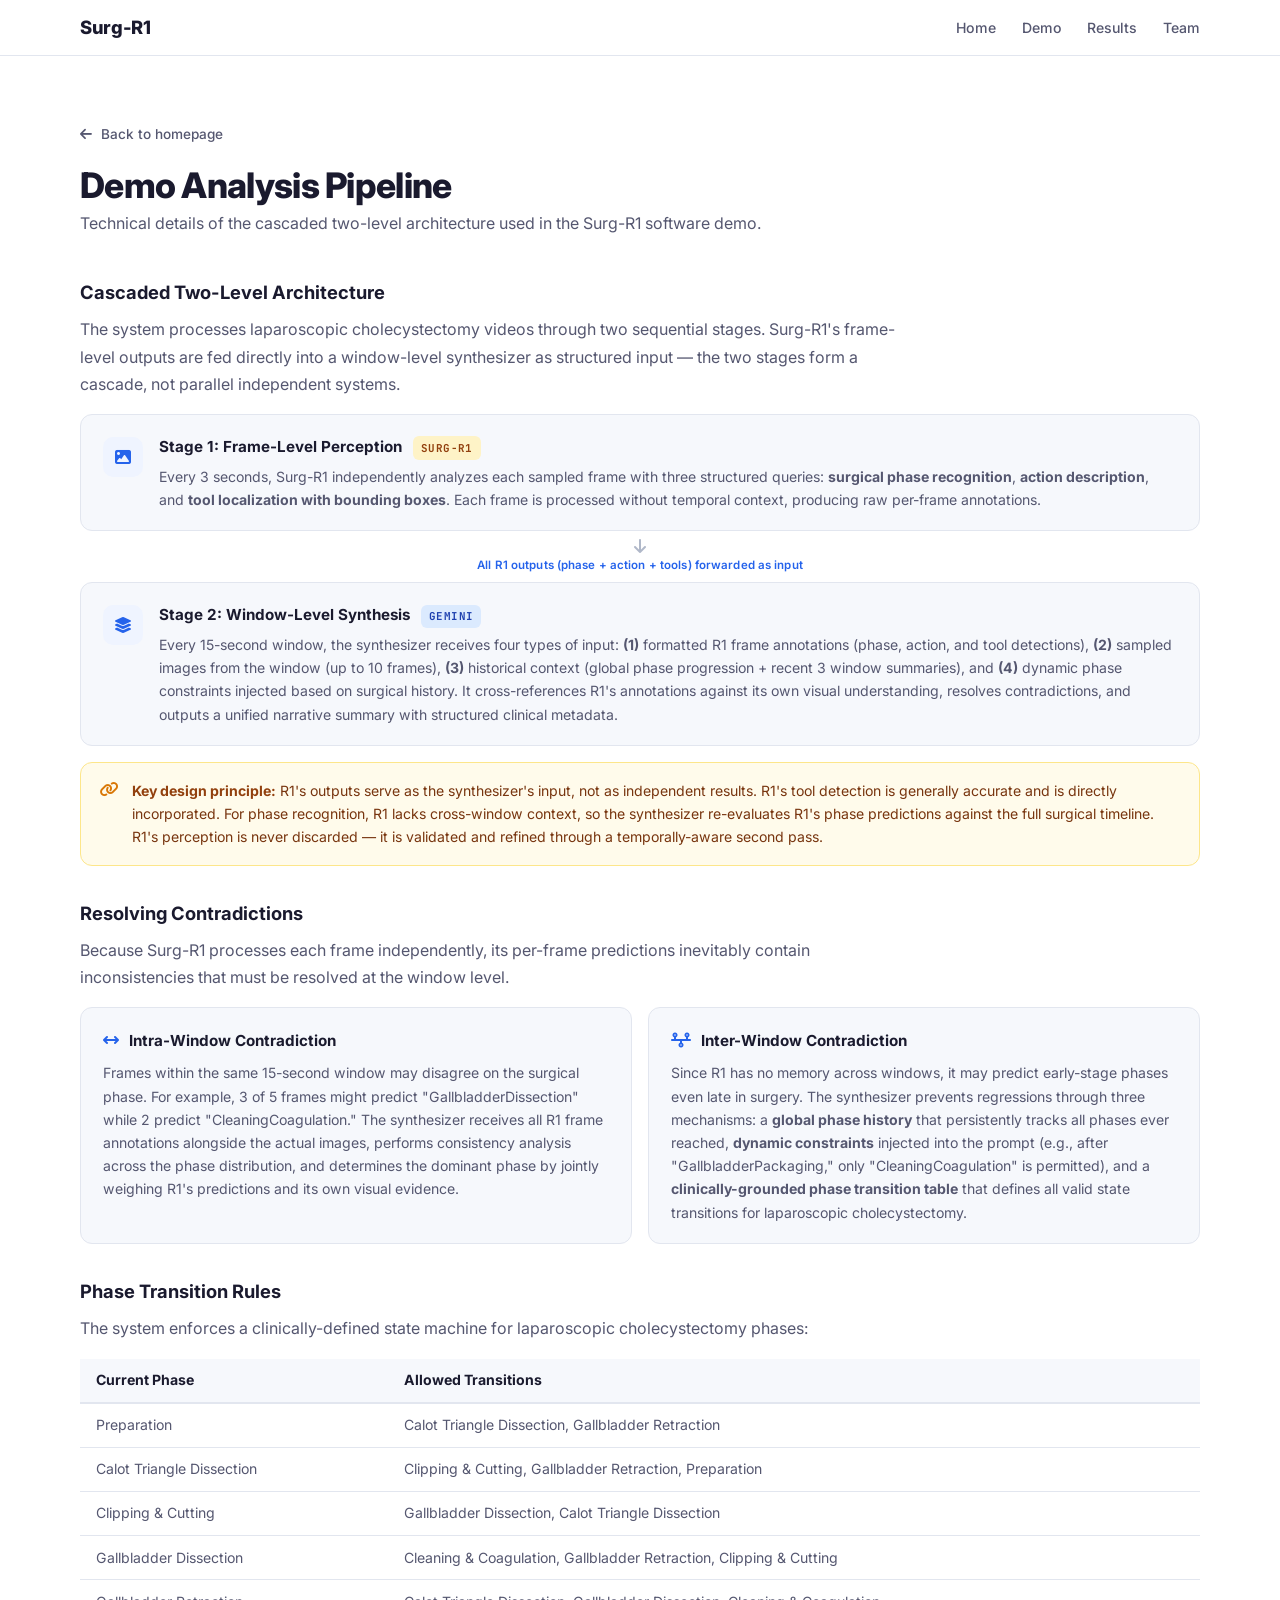
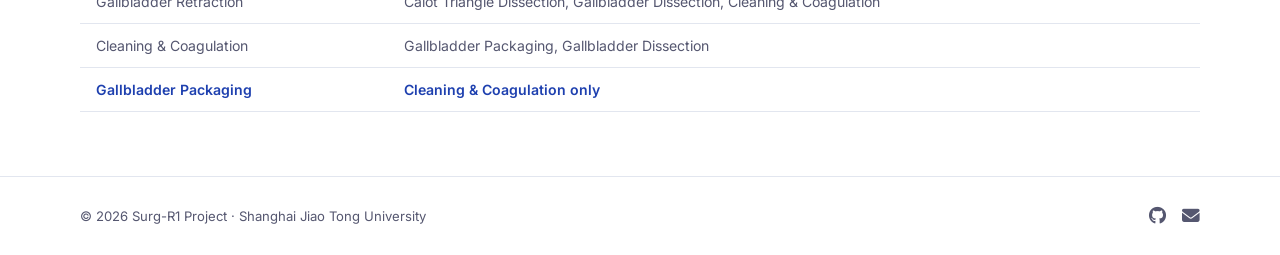
<file: demo-pipeline.html>
<!doctype html>
<html lang="en">
  <head>
    <meta charset="UTF-8" />
    <meta name="viewport" content="width=device-width, initial-scale=1.0" />
    <title>Analysis Pipeline — Surg-R1</title>
    <link rel="preconnect" href="https://fonts.googleapis.com" />
    <link rel="preconnect" href="https://fonts.gstatic.com" crossorigin />
    <link href="https://fonts.googleapis.com/css2?family=Inter:wght@400;500;600;700;800&family=JetBrains+Mono:wght@500&display=swap" rel="stylesheet" />
    <link rel="stylesheet" href="https://cdnjs.cloudflare.com/ajax/libs/font-awesome/6.5.1/css/all.min.css" />
    <link rel="stylesheet" href="styles.css" />
  </head>
  <body>
    <nav class="topnav">
      <div class="container nav-inner">
        <a href="index.html" class="nav-brand">Surg-R1</a>
        <div class="nav-links">
          <a href="index.html">Home</a>
          <a href="index.html#demo">Demo</a>
          <a href="index.html#results">Results</a>
          <a href="index.html#authors">Team</a>
        </div>
      </div>
    </nav>

    <main class="section">
      <div class="container">
        <p class="back-link"><a href="index.html#demo"><i class="fa-solid fa-arrow-left"></i> Back to homepage</a></p>

        <h1 class="page-title">Demo Analysis Pipeline</h1>
        <p class="page-subtitle">Technical details of the cascaded two-level architecture used in the Surg-R1 software demo.</p>

        <div class="pipeline-explain">
          <h3>Cascaded Two-Level Architecture</h3>
          <p>The system processes laparoscopic cholecystectomy videos through two sequential stages. Surg-R1's frame-level outputs are fed directly into a window-level synthesizer as structured input — the two stages form a cascade, not parallel independent systems.</p>

          <div class="pipeline-flow">
            <div class="pipe-node">
              <div class="pipe-icon"><i class="fa-solid fa-image"></i></div>
              <div class="pipe-body">
                <h4>Stage 1: Frame-Level Perception <span class="pipe-tag">Surg-R1</span></h4>
                <p>Every 3 seconds, Surg-R1 independently analyzes each sampled frame with three structured queries: <strong>surgical phase recognition</strong>, <strong>action description</strong>, and <strong>tool localization with bounding boxes</strong>. Each frame is processed without temporal context, producing raw per-frame annotations.</p>
              </div>
            </div>
            <div class="pipe-arrow">
              <i class="fa-solid fa-arrow-down"></i>
              <span class="pipe-arrow-label">All R1 outputs (phase + action + tools) forwarded as input</span>
            </div>
            <div class="pipe-node">
              <div class="pipe-icon"><i class="fa-solid fa-layer-group"></i></div>
              <div class="pipe-body">
                <h4>Stage 2: Window-Level Synthesis <span class="pipe-tag">Gemini</span></h4>
                <p>Every 15-second window, the synthesizer receives four types of input: <strong>(1)</strong> formatted R1 frame annotations (phase, action, and tool detections), <strong>(2)</strong> sampled images from the window (up to 10 frames), <strong>(3)</strong> historical context (global phase progression + recent 3 window summaries), and <strong>(4)</strong> dynamic phase constraints injected based on surgical history. It cross-references R1's annotations against its own visual understanding, resolves contradictions, and outputs a unified narrative summary with structured clinical metadata.</p>
              </div>
            </div>
          </div>

          <div class="design-note">
            <i class="fa-solid fa-link"></i>
            <p><strong>Key design principle:</strong> R1's outputs serve as the synthesizer's input, not as independent results. R1's tool detection is generally accurate and is directly incorporated. For phase recognition, R1 lacks cross-window context, so the synthesizer re-evaluates R1's phase predictions against the full surgical timeline. R1's perception is never discarded — it is validated and refined through a temporally-aware second pass.</p>
          </div>

          <h3>Resolving Contradictions</h3>
          <p>Because Surg-R1 processes each frame independently, its per-frame predictions inevitably contain inconsistencies that must be resolved at the window level.</p>

          <div class="contra-grid">
            <div class="contra-card">
              <div class="contra-header">
                <i class="fa-solid fa-arrows-left-right"></i>
                <h4>Intra-Window Contradiction</h4>
              </div>
              <p>Frames within the same 15-second window may disagree on the surgical phase. For example, 3 of 5 frames might predict "GallbladderDissection" while 2 predict "CleaningCoagulation." The synthesizer receives all R1 frame annotations alongside the actual images, performs consistency analysis across the phase distribution, and determines the dominant phase by jointly weighing R1's predictions and its own visual evidence.</p>
            </div>
            <div class="contra-card">
              <div class="contra-header">
                <i class="fa-solid fa-timeline"></i>
                <h4>Inter-Window Contradiction</h4>
              </div>
              <p>Since R1 has no memory across windows, it may predict early-stage phases even late in surgery. The synthesizer prevents regressions through three mechanisms: a <strong>global phase history</strong> that persistently tracks all phases ever reached, <strong>dynamic constraints</strong> injected into the prompt (e.g., after "GallbladderPackaging," only "CleaningCoagulation" is permitted), and a <strong>clinically-grounded phase transition table</strong> that defines all valid state transitions for laparoscopic cholecystectomy.</p>
            </div>
          </div>

          <h3>Phase Transition Rules</h3>
          <p>The system enforces a clinically-defined state machine for laparoscopic cholecystectomy phases:</p>
          <div class="table-wrapper">
            <table class="phase-table">
              <thead>
                <tr><th>Current Phase</th><th>Allowed Transitions</th></tr>
              </thead>
              <tbody>
                <tr><td>Preparation</td><td>Calot Triangle Dissection, Gallbladder Retraction</td></tr>
                <tr><td>Calot Triangle Dissection</td><td>Clipping &amp; Cutting, Gallbladder Retraction, Preparation</td></tr>
                <tr><td>Clipping &amp; Cutting</td><td>Gallbladder Dissection, Calot Triangle Dissection</td></tr>
                <tr><td>Gallbladder Dissection</td><td>Cleaning &amp; Coagulation, Gallbladder Retraction, Clipping &amp; Cutting</td></tr>
                <tr><td>Gallbladder Retraction</td><td>Calot Triangle Dissection, Gallbladder Dissection, Cleaning &amp; Coagulation</td></tr>
                <tr><td>Cleaning &amp; Coagulation</td><td>Gallbladder Packaging, Gallbladder Dissection</td></tr>
                <tr><td>Gallbladder Packaging</td><td>Cleaning &amp; Coagulation only</td></tr>
              </tbody>
            </table>
          </div>
        </div>
      </div>
    </main>

    <footer class="footer">
      <div class="container footer-inner">
        <p>&copy; 2026 Surg-R1 Project &middot; Shanghai Jiao Tong University</p>
        <div class="footer-links">
          <a href="https://github.com/JianJiangKCL/Surg-R1" target="_blank"><i class="fa-brands fa-github"></i></a>
          <a href="mailto:yban@sjtu.edu.cn"><i class="fa-solid fa-envelope"></i></a>
        </div>
      </div>
    </footer>
  </body>
</html>
</file>
<file: styles.css>
/* ===== Reset & Base ===== */
*,
*::before,
*::after {
  box-sizing: border-box;
  margin: 0;
  padding: 0;
}

:root {
  --bg: #ffffff;
  --bg-alt: #f6f8fc;
  --text: #1a1a2e;
  --text-secondary: #555770;
  --accent: #2563eb;
  --accent-dark: #1e40af;
  --accent-bg: #eff4ff;
  --border: #e2e6ef;
  --radius: 12px;
  --radius-lg: 20px;
  --shadow-sm: 0 1px 3px rgba(0, 0, 0, 0.06);
  --shadow-md: 0 4px 16px rgba(0, 0, 0, 0.08);
  --shadow-lg: 0 12px 40px rgba(0, 0, 0, 0.1);
  --font: "Inter", -apple-system, BlinkMacSystemFont, "Segoe UI", sans-serif;
  --mono: "JetBrains Mono", "Fira Code", monospace;
}

html {
  scroll-behavior: smooth;
  scroll-padding-top: 64px;
}

body {
  font-family: var(--font);
  color: var(--text);
  background: var(--bg);
  line-height: 1.7;
  -webkit-font-smoothing: antialiased;
}

img {
  max-width: 100%;
  height: auto;
  display: block;
}

a {
  color: var(--accent);
  text-decoration: none;
}

a:hover {
  color: var(--accent-dark);
}

/* ===== Layout ===== */
.container {
  width: min(1120px, calc(100% - 2.5rem));
  margin: 0 auto;
}

.narrow {
  max-width: 820px;
}

/* ===== Nav ===== */
.topnav {
  position: sticky;
  top: 0;
  z-index: 100;
  background: rgba(255, 255, 255, 0.88);
  backdrop-filter: blur(16px);
  border-bottom: 1px solid var(--border);
  height: 56px;
  display: flex;
  align-items: center;
}

.nav-inner {
  display: flex;
  align-items: center;
  justify-content: space-between;
}

.nav-brand {
  font-weight: 800;
  font-size: 1.15rem;
  color: var(--text);
  letter-spacing: -0.02em;
}

.nav-links {
  display: flex;
  gap: 1.6rem;
}

.nav-links a {
  color: var(--text-secondary);
  font-size: 0.88rem;
  font-weight: 500;
  transition: color 0.2s;
}

.nav-links a:hover {
  color: var(--accent);
}

/* ===== Hero ===== */
.hero {
  background: linear-gradient(160deg, #0f1b3d 0%, #162454 40%, #1e3a8a 100%);
  color: #fff;
  padding: 5rem 0 4rem;
  position: relative;
  overflow: hidden;
}

.hero::before {
  content: "";
  position: absolute;
  inset: 0;
  background:
    radial-gradient(ellipse 60% 50% at 80% 20%, rgba(59, 130, 246, 0.2) 0%, transparent 70%),
    radial-gradient(ellipse 40% 60% at 10% 80%, rgba(139, 92, 246, 0.12) 0%, transparent 70%);
  pointer-events: none;
}

.hero-inner {
  position: relative;
  text-align: center;
}

.badge {
  display: inline-block;
  padding: 0.35rem 0.9rem;
  background: rgba(255, 255, 255, 0.1);
  border: 1px solid rgba(255, 255, 255, 0.2);
  border-radius: 999px;
  font-size: 0.78rem;
  font-weight: 600;
  letter-spacing: 0.04em;
  text-transform: uppercase;
  color: rgba(255, 255, 255, 0.9);
}

.badge i {
  margin-right: 0.35rem;
}

h1 {
  margin-top: 1.2rem;
  font-size: clamp(2.8rem, 7vw, 4.5rem);
  font-weight: 800;
  letter-spacing: -0.03em;
  line-height: 1.1;
}

.highlight {
  background: linear-gradient(135deg, #60a5fa, #a78bfa);
  -webkit-background-clip: text;
  background-clip: text;
  -webkit-text-fill-color: transparent;
}

.hero-sub {
  margin-top: 0.6rem;
  font-size: clamp(1rem, 2.2vw, 1.25rem);
  font-weight: 500;
  color: rgba(255, 255, 255, 0.85);
}

.hero-stats {
  margin-top: 2rem;
  display: inline-flex;
  align-items: center;
  gap: 1.4rem;
  background: rgba(255, 255, 255, 0.07);
  border: 1px solid rgba(255, 255, 255, 0.12);
  border-radius: var(--radius);
  padding: 0.9rem 1.8rem;
}

.stat {
  display: flex;
  flex-direction: column;
  align-items: center;
}

.stat-val {
  font-size: 1.35rem;
  font-weight: 800;
  font-family: var(--mono);
  letter-spacing: -0.02em;
}

.stat-label {
  font-size: 0.72rem;
  text-transform: uppercase;
  letter-spacing: 0.06em;
  color: rgba(255, 255, 255, 0.6);
  margin-top: 0.15rem;
}

.stat-divider {
  width: 1px;
  height: 32px;
  background: rgba(255, 255, 255, 0.15);
}

.hero-actions {
  margin-top: 1.8rem;
  display: flex;
  gap: 0.8rem;
  justify-content: center;
  flex-wrap: wrap;
}

.btn {
  display: inline-flex;
  align-items: center;
  gap: 0.45rem;
  padding: 0.65rem 1.3rem;
  border-radius: 10px;
  font-weight: 600;
  font-size: 0.92rem;
  transition: all 0.2s;
  cursor: pointer;
  border: none;
}

.btn-white {
  background: #fff;
  color: #1e3a8a;
}

.btn-white:hover {
  background: #e0e7ff;
  color: #1e3a8a;
}

.btn-outline {
  background: transparent;
  color: #fff;
  border: 1.5px solid rgba(255, 255, 255, 0.35);
}

.btn-outline:hover {
  background: rgba(255, 255, 255, 0.1);
  color: #fff;
}

/* ===== Sections ===== */
.section {
  padding: 4rem 0;
}

.section-alt {
  background: var(--bg-alt);
}

.section-title {
  font-size: clamp(1.5rem, 3vw, 2rem);
  font-weight: 700;
  letter-spacing: -0.02em;
  text-align: center;
}

.section-desc {
  margin-top: 0.5rem;
  text-align: center;
  color: var(--text-secondary);
  max-width: 640px;
  margin-left: auto;
  margin-right: auto;
}

/* ===== Video ===== */
.video-wrapper {
  margin: 1.5rem auto 0;
  max-width: 680px;
  border-radius: var(--radius-lg);
  overflow: hidden;
  background: #0f0f17;
  box-shadow: var(--shadow-lg);
  border: 1px solid var(--border);
}

.demo-video {
  width: 100%;
  display: block;
}

/* ===== Abstract ===== */
.abstract-card {
  margin-top: 1.5rem;
  background: var(--bg);
  border: 1px solid var(--border);
  border-radius: var(--radius-lg);
  padding: 2rem 2.2rem;
  box-shadow: var(--shadow-sm);
}

.abstract-card p {
  color: var(--text-secondary);
  margin-bottom: 0.9rem;
}

.abstract-card p:last-child {
  margin-bottom: 0;
}

.abstract-card strong {
  color: var(--text);
}

/* ===== Figures ===== */
.figure-block {
  margin-top: 2rem;
}

.figure-block + .figure-block {
  margin-top: 2.5rem;
}

.figure-block figure {
  background: var(--bg);
  border: 1px solid var(--border);
  border-radius: var(--radius-lg);
  overflow: hidden;
  box-shadow: var(--shadow-md);
}

.figure-block figure img {
  width: 100%;
  display: block;
}

.figure-block figcaption {
  padding: 0.85rem 1.3rem;
  font-size: 0.88rem;
  color: var(--text-secondary);
  line-height: 1.55;
  border-top: 1px solid var(--border);
  background: var(--bg-alt);
}

.figure-block figcaption strong {
  color: var(--text);
}

/* ===== Method Grid ===== */
.method-grid {
  margin-top: 1.5rem;
  display: grid;
  grid-template-columns: repeat(auto-fit, minmax(240px, 1fr));
  gap: 1rem;
}

.method-card {
  background: var(--bg);
  border: 1px solid var(--border);
  border-radius: var(--radius);
  padding: 1.5rem;
  box-shadow: var(--shadow-sm);
  transition: box-shadow 0.25s, transform 0.25s;
}

.method-card:hover {
  box-shadow: var(--shadow-md);
  transform: translateY(-2px);
}

.method-icon {
  width: 44px;
  height: 44px;
  border-radius: 10px;
  background: var(--accent-bg);
  color: var(--accent);
  display: flex;
  align-items: center;
  justify-content: center;
  font-size: 1.15rem;
  margin-bottom: 0.8rem;
}

.method-card h3 {
  font-size: 1rem;
  font-weight: 700;
  margin-bottom: 0.4rem;
}

.method-card p {
  font-size: 0.88rem;
  color: var(--text-secondary);
  line-height: 1.6;
}

/* ===== Authors ===== */
.author-list {
  margin-top: 1.5rem;
  display: flex;
  flex-wrap: wrap;
  justify-content: center;
  gap: 0.4rem 0.6rem;
}

.author {
  display: inline-block;
  padding: 0.3rem 0.7rem;
  background: var(--bg-alt);
  border: 1px solid var(--border);
  border-radius: 8px;
  font-size: 0.85rem;
}

.author.equal {
  border-color: var(--accent);
  background: var(--accent-bg);
}

.author.corresponding {
  border-color: #7c3aed;
  background: #f3f0ff;
}

.author sup {
  font-size: 0.65rem;
  color: var(--text-secondary);
  margin-left: 0.1rem;
}

.affil-block {
  margin-top: 1.5rem;
  text-align: center;
}

.affil-note {
  font-size: 0.82rem;
  color: var(--text-secondary);
  margin-bottom: 0.6rem;
}

.affil-list {
  display: inline-block;
  text-align: left;
  font-size: 0.82rem;
  color: var(--text-secondary);
  padding-left: 1.5rem;
  line-height: 1.75;
}

.contact-card {
  margin-top: 2rem;
  background: var(--accent-bg);
  border: 1px solid #c7d2fe;
  border-radius: var(--radius);
  padding: 1.2rem 1.5rem;
  max-width: 480px;
  margin-left: auto;
  margin-right: auto;
  text-align: center;
}

.contact-card h3 {
  font-size: 0.95rem;
  color: var(--accent-dark);
  margin-bottom: 0.3rem;
}

.contact-card h3 i {
  margin-right: 0.4rem;
}

.contact-card p {
  font-size: 0.88rem;
  color: var(--text-secondary);
}

.contact-card a {
  font-weight: 600;
}

/* ===== Citation ===== */
.cite-box {
  margin-top: 1.2rem;
  position: relative;
  background: #1a1a2e;
  border-radius: var(--radius);
  padding: 1.2rem 1.4rem;
  overflow-x: auto;
}

.cite-box pre {
  font-family: var(--mono);
  font-size: 0.78rem;
  color: #c5c8d4;
  line-height: 1.65;
  white-space: pre;
  margin: 0;
}

.copy-btn {
  position: absolute;
  top: 0.7rem;
  right: 0.7rem;
  background: rgba(255, 255, 255, 0.08);
  border: 1px solid rgba(255, 255, 255, 0.12);
  color: #9ca3af;
  border-radius: 8px;
  padding: 0.35rem 0.55rem;
  cursor: pointer;
  font-size: 0.85rem;
  transition: all 0.2s;
}

.copy-btn:hover {
  background: rgba(255, 255, 255, 0.15);
  color: #fff;
}

/* ===== Footer ===== */
.footer {
  padding: 1.5rem 0;
  border-top: 1px solid var(--border);
}

.footer-inner {
  display: flex;
  align-items: center;
  justify-content: space-between;
}

.footer p {
  font-size: 0.82rem;
  color: var(--text-secondary);
}

.footer-links {
  display: flex;
  gap: 1rem;
}

.footer-links a {
  color: var(--text-secondary);
  font-size: 1.1rem;
  transition: color 0.2s;
}

.footer-links a:hover {
  color: var(--accent);
}

/* ===== Demo Detail Link ===== */
.demo-detail-link {
  margin-top: 1rem;
  text-align: center;
}

.demo-detail-link a {
  font-size: 0.9rem;
  font-weight: 600;
  color: var(--accent);
}

.demo-detail-link a i {
  margin-right: 0.3rem;
  font-size: 0.8rem;
}

/* ===== Sub-page Elements ===== */
.back-link {
  margin-bottom: 0.5rem;
}

.back-link a {
  font-size: 0.85rem;
  font-weight: 500;
  color: var(--text-secondary);
}

.back-link a:hover {
  color: var(--accent);
}

.back-link a i {
  margin-right: 0.3rem;
}

.page-title {
  font-size: clamp(1.6rem, 3.5vw, 2.2rem);
  font-weight: 800;
  letter-spacing: -0.02em;
  margin-bottom: 0.3rem;
}

.page-subtitle {
  color: var(--text-secondary);
  margin-bottom: 2rem;
  max-width: 720px;
}

.table-wrapper {
  margin-top: 0.8rem;
  overflow-x: auto;
}

.phase-table {
  width: 100%;
  border-collapse: collapse;
  font-size: 0.88rem;
}

.phase-table th,
.phase-table td {
  text-align: left;
  padding: 0.6rem 1rem;
  border-bottom: 1px solid var(--border);
}

.phase-table thead th {
  font-weight: 700;
  color: var(--text);
  background: var(--bg-alt);
  border-bottom: 2px solid var(--border);
}

.phase-table tbody td {
  color: var(--text-secondary);
}

.phase-table tbody tr:last-child td {
  font-weight: 600;
  color: var(--accent-dark);
}

/* ===== Pipeline Explanation ===== */
.pipeline-explain {
  margin-top: 2.5rem;
}

.pipeline-explain > h3 {
  font-size: 1.15rem;
  font-weight: 700;
  color: var(--text);
  margin-bottom: 0.5rem;
}

.pipeline-explain > h3:not(:first-child) {
  margin-top: 2rem;
}

.pipeline-explain > p {
  color: var(--text-secondary);
  margin-bottom: 1rem;
  max-width: 820px;
}

.pipeline-flow {
  display: flex;
  flex-direction: column;
  align-items: stretch;
  gap: 0;
  margin-bottom: 0.5rem;
}

.pipe-node {
  display: flex;
  gap: 1rem;
  align-items: flex-start;
  background: var(--bg-alt);
  border: 1px solid var(--border);
  border-radius: var(--radius);
  padding: 1.2rem 1.4rem;
}

.pipe-icon {
  flex-shrink: 0;
  width: 40px;
  height: 40px;
  border-radius: 10px;
  background: var(--accent-bg);
  color: var(--accent);
  display: flex;
  align-items: center;
  justify-content: center;
  font-size: 1rem;
  margin-top: 0.15rem;
}

.pipe-body h4 {
  font-size: 0.95rem;
  font-weight: 700;
  margin-bottom: 0.3rem;
}

.pipe-tag {
  display: inline-block;
  font-size: 0.68rem;
  font-weight: 700;
  font-family: var(--mono);
  text-transform: uppercase;
  letter-spacing: 0.04em;
  padding: 0.15rem 0.5rem;
  border-radius: 6px;
  vertical-align: middle;
  margin-left: 0.4rem;
}

.pipe-node:first-child .pipe-tag {
  background: #fef3c7;
  color: #92400e;
}

.pipe-node:last-child .pipe-tag {
  background: #dbeafe;
  color: #1e40af;
}

.pipe-body p {
  font-size: 0.88rem;
  color: var(--text-secondary);
  line-height: 1.65;
}

.pipe-arrow {
  display: flex;
  flex-direction: column;
  align-items: center;
  gap: 0.15rem;
  padding: 0.4rem 0;
  color: #b0b8c9;
  font-size: 1rem;
}

.pipe-arrow-label {
  font-size: 0.72rem;
  font-weight: 600;
  color: var(--accent);
  letter-spacing: 0.01em;
}

.design-note {
  display: flex;
  gap: 0.8rem;
  align-items: flex-start;
  margin-top: 1rem;
  margin-bottom: 0.5rem;
  padding: 1rem 1.2rem;
  background: #fffbeb;
  border: 1px solid #fde68a;
  border-radius: var(--radius);
}

.design-note > i {
  flex-shrink: 0;
  color: #d97706;
  font-size: 0.95rem;
  margin-top: 0.2rem;
}

.design-note > p {
  font-size: 0.88rem;
  color: #78350f;
  line-height: 1.65;
  margin: 0;
}

.design-note strong {
  color: #92400e;
}

.contra-grid {
  display: grid;
  grid-template-columns: repeat(auto-fit, minmax(300px, 1fr));
  gap: 1rem;
}

.contra-card {
  background: var(--bg-alt);
  border: 1px solid var(--border);
  border-radius: var(--radius);
  padding: 1.2rem 1.4rem;
}

.contra-header {
  display: flex;
  align-items: center;
  gap: 0.6rem;
  margin-bottom: 0.5rem;
}

.contra-header i {
  color: var(--accent);
  font-size: 1rem;
}

.contra-header h4 {
  font-size: 0.95rem;
  font-weight: 700;
}

.contra-card > p {
  font-size: 0.88rem;
  color: var(--text-secondary);
  line-height: 1.65;
}

/* ===== Responsive ===== */
@media (max-width: 768px) {
  .hero {
    padding: 3.5rem 0 3rem;
  }

  .hero-stats {
    gap: 0.8rem;
    padding: 0.7rem 1rem;
  }

  .stat-val {
    font-size: 1.1rem;
  }

  .nav-links {
    display: none;
  }

  .method-grid {
    grid-template-columns: 1fr;
  }

  .abstract-card {
    padding: 1.2rem 1rem;
  }

  .footer-inner {
    flex-direction: column;
    gap: 0.6rem;
  }
}

@media (max-width: 480px) {
  .hero-stats {
    flex-wrap: wrap;
    justify-content: center;
  }

  .stat-divider {
    display: none;
  }

  .hero-actions {
    flex-direction: column;
    align-items: center;
  }

  .btn {
    width: 100%;
    justify-content: center;
  }
}
</file>
